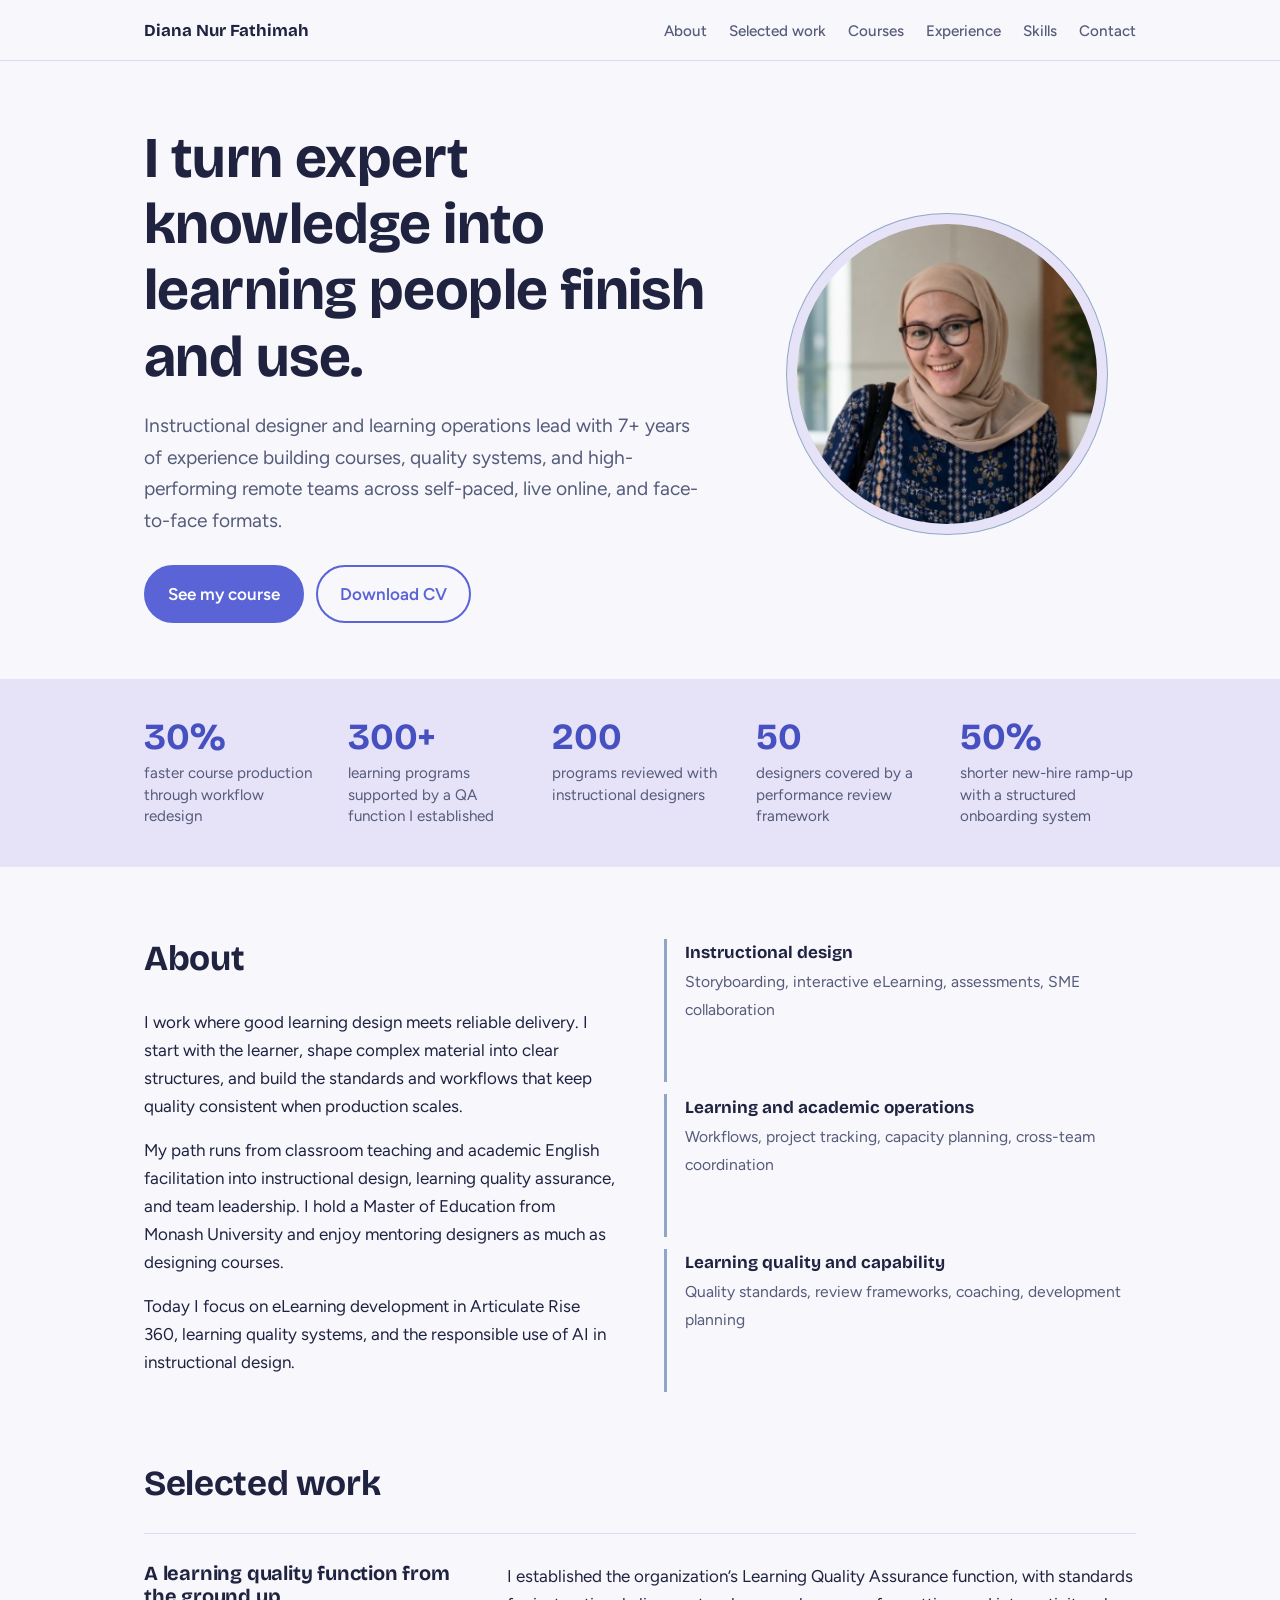
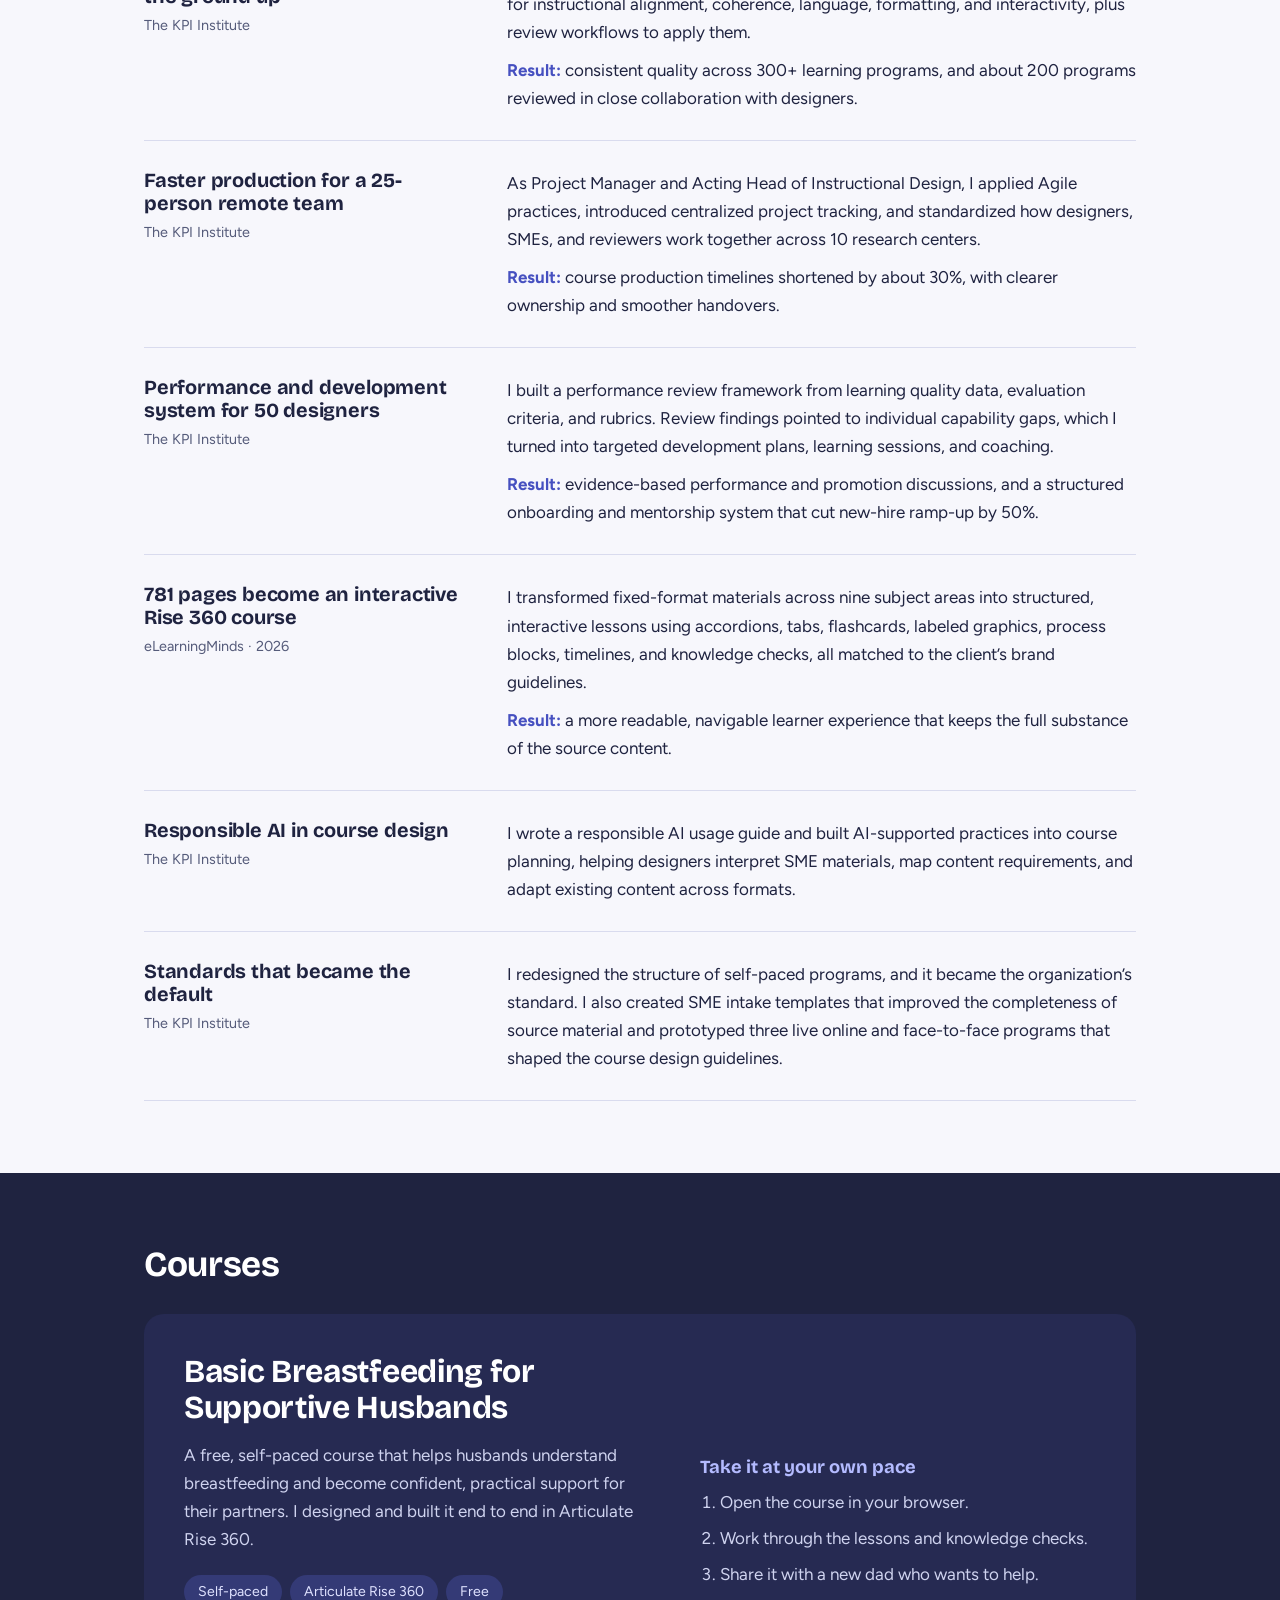
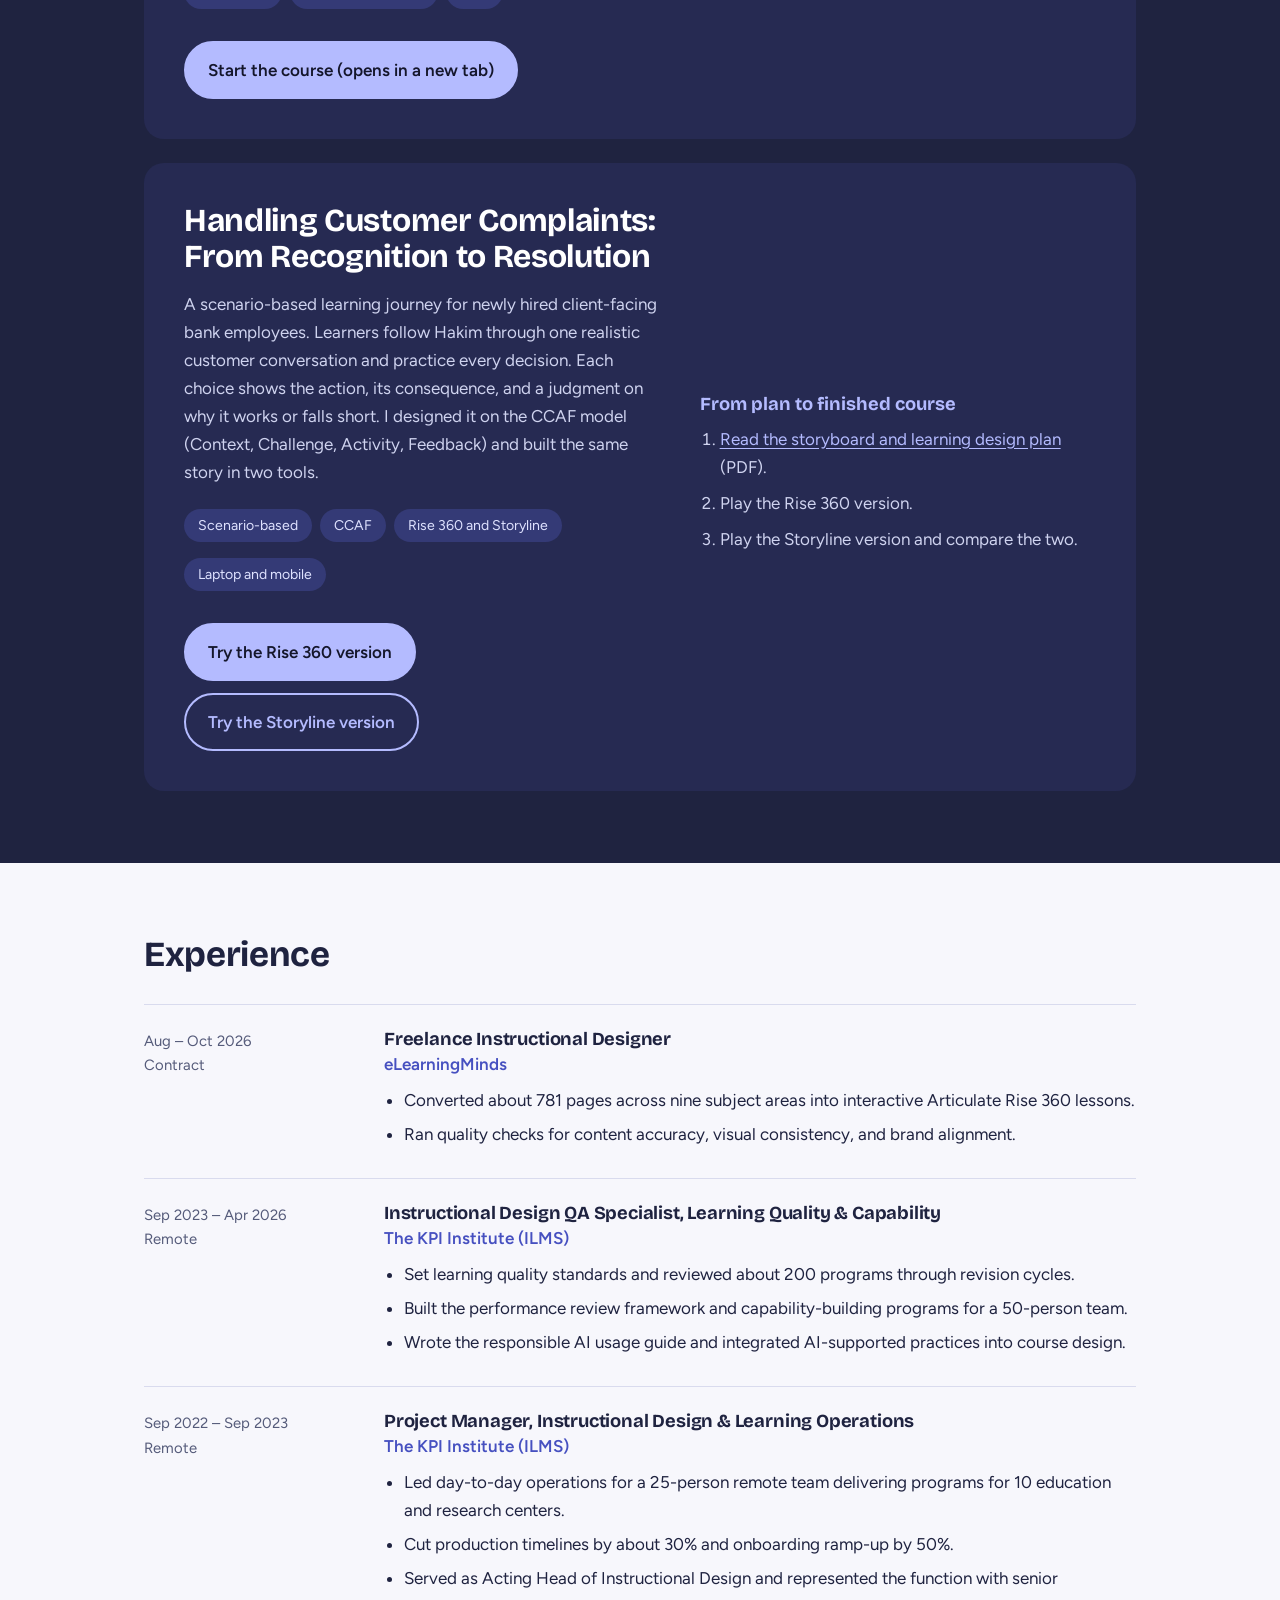
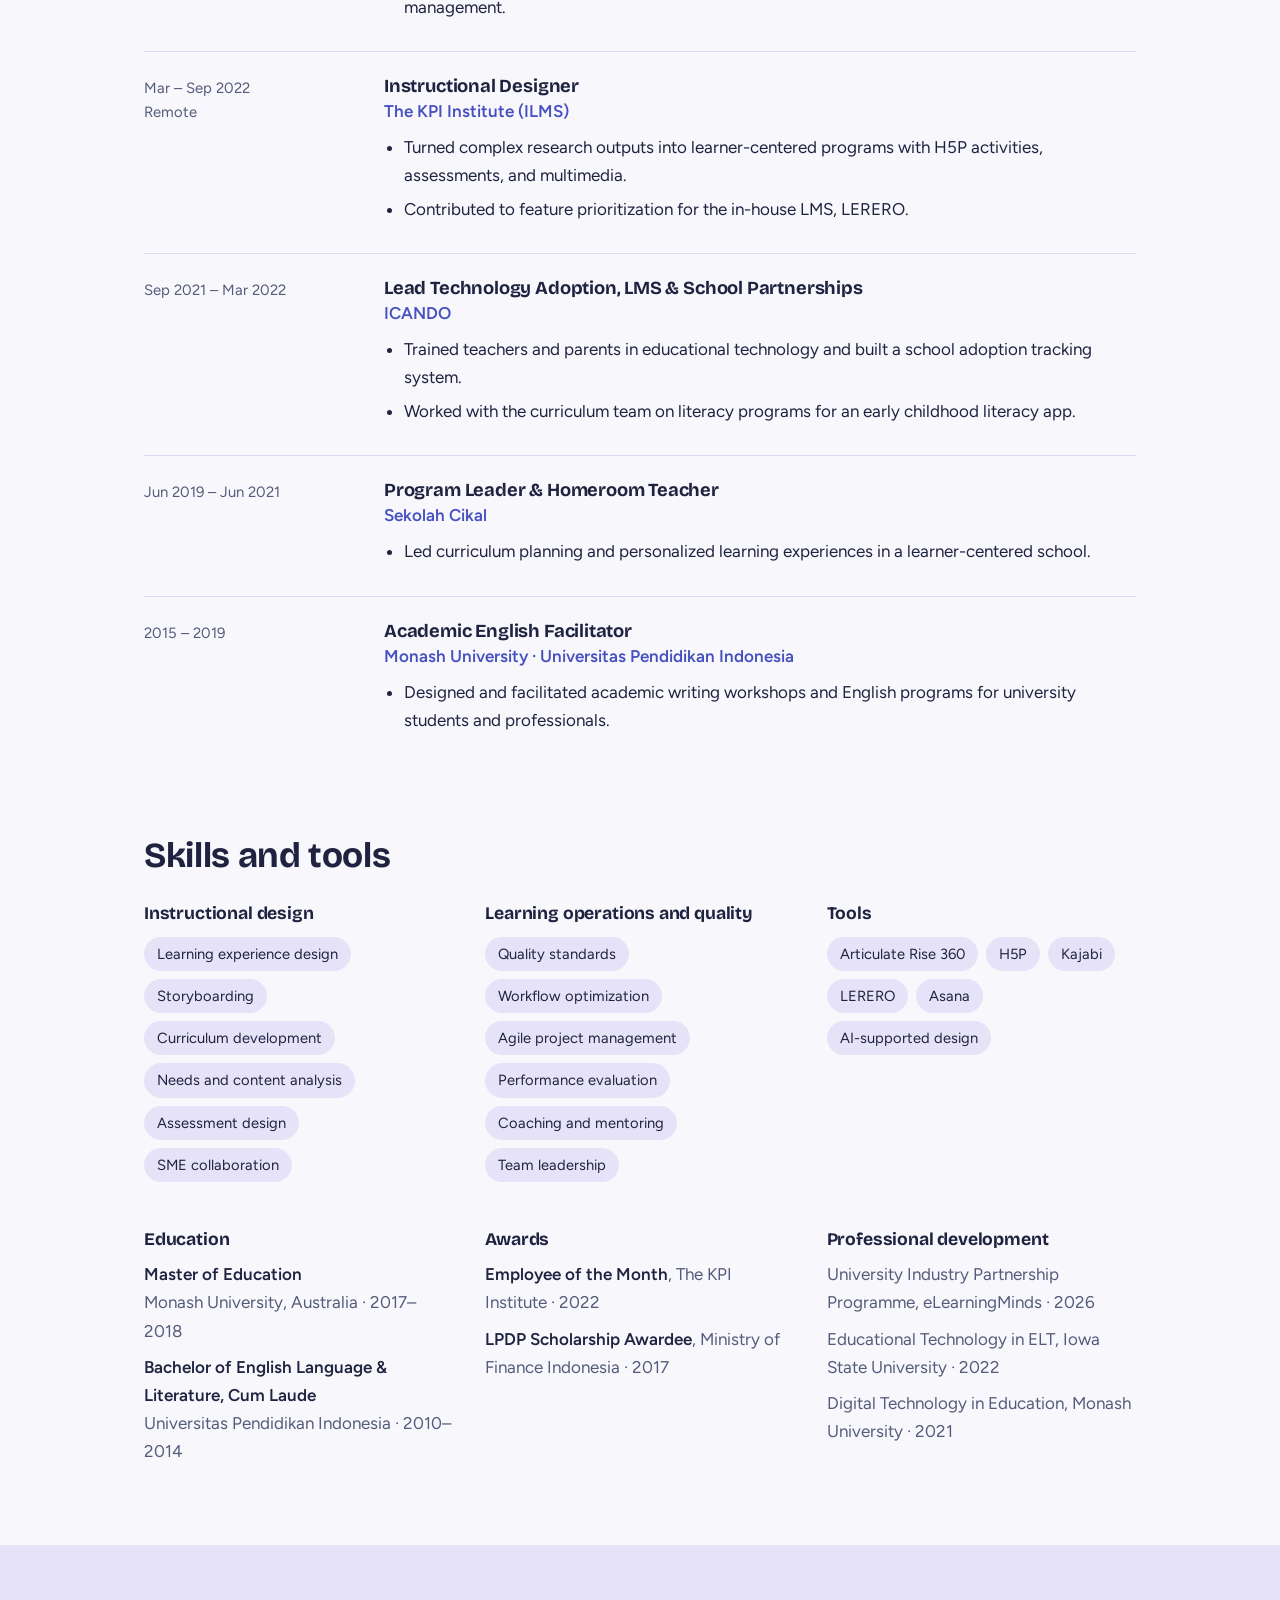
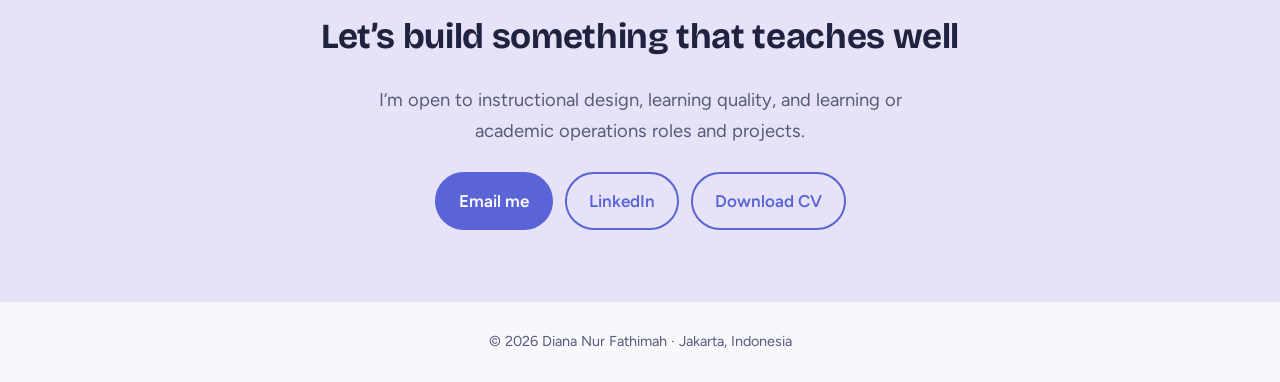
<file: index.html>
<!DOCTYPE html>
<html lang="en">
<head>
<meta charset="utf-8">
<meta name="viewport" content="width=device-width, initial-scale=1">
<title>Diana Nur Fathimah | Instructional Design &amp; Learning Operations</title>
<meta name="description" content="Instructional designer and learning operations lead. Learning quality systems, eLearning development, and team capability building.">
<link rel="preconnect" href="https://fonts.googleapis.com">
<link rel="preconnect" href="https://fonts.gstatic.com" crossorigin>
<link href="https://fonts.googleapis.com/css2?family=Bricolage+Grotesque:opsz,wght@12..96,500;12..96,700&family=Figtree:wght@400;500;600&display=swap" rel="stylesheet">
<style>
:root{
  --ink:#1f2340; --muted:#555b7a; --paper:#f7f7fc; --surface:#ffffff;
  --lav:#e6e3f8; --peri:#5a64d6; --peri-d:#4650c0; --dusty:#8fa7c4; --line:#d9dbee;
  --on-peri:#ffffff;
  --head:"Bricolage Grotesque","Trebuchet MS",sans-serif;
  --body:"Figtree","Segoe UI",system-ui,sans-serif;
}
@media (prefers-color-scheme:dark){
  :root:not([data-theme="light"]){
    --ink:#eceefb; --muted:#aab0cf; --paper:#14162b; --surface:#1c1f3a;
    --lav:#262a52; --peri:#9aa3ff; --peri-d:#b4bbff; --dusty:#8fa7c4; --line:#2f3360;
    --on-peri:#14162b; color-scheme:dark;
  }
}
*{box-sizing:border-box}
html{scroll-behavior:smooth;scroll-padding-top:72px}
body{margin:0;background:var(--paper);color:var(--ink);font:400 1.0625rem/1.65 var(--body)}
a{color:var(--peri);text-underline-offset:3px}
a:focus-visible,.btn:focus-visible{outline:3px solid var(--peri);outline-offset:3px;border-radius:6px}
h1,h2,h3{font-family:var(--head);line-height:1.15;margin:0;letter-spacing:-.01em}
.wrap{max-width:1040px;margin:0 auto;padding:0 24px}
section{padding:72px 0}
h2{font-size:clamp(1.7rem,3.4vw,2.2rem);margin-bottom:28px}

/* nav */
nav{position:sticky;top:0;z-index:5;background:color-mix(in srgb,var(--paper) 88%,transparent);backdrop-filter:blur(8px);border-bottom:1px solid var(--line)}
nav .wrap{display:flex;align-items:center;justify-content:space-between;height:60px;gap:16px}
nav .name{font:700 1.05rem var(--head);color:var(--ink);text-decoration:none}
nav ul{display:flex;gap:22px;list-style:none;margin:0;padding:0;overflow-x:auto}
nav li a{color:var(--muted);text-decoration:none;font-weight:500;font-size:.95rem;white-space:nowrap}
nav li a:hover{color:var(--peri)}

/* hero */
.hero{padding:64px 0 56px}
.hero .wrap{display:grid;grid-template-columns:1.5fr 1fr;gap:48px;align-items:center}
.hero h1{font-size:clamp(2.2rem,5.2vw,3.6rem);margin-bottom:20px}
.hero p.lead{font-size:1.2rem;color:var(--muted);max-width:34em;margin:0 0 28px}
.cta{display:flex;flex-wrap:wrap;gap:12px}
.btn{display:inline-block;padding:13px 22px;border-radius:999px;font-weight:600;text-decoration:none;border:2px solid var(--peri);transition:transform .15s,background .15s}
.btn.primary{background:var(--peri);color:var(--on-peri)}
.btn.primary:hover{background:var(--peri-d);border-color:var(--peri-d);transform:translateY(-2px)}
.btn.ghost{color:var(--peri)}
.btn.ghost:hover{background:var(--lav)}
.photo{justify-self:center;width:min(300px,70vw);aspect-ratio:1;border-radius:50%;overflow:hidden;box-shadow:0 0 0 10px var(--lav),0 0 0 11px var(--dusty);background:var(--lav)}
.photo img{width:100%;height:100%;object-fit:cover;transform:scale(1.1);display:block}
.hero .wrap>*{animation:rise .7s ease both}
.hero .photo{animation-delay:.15s}
@keyframes rise{from{opacity:0;transform:translateY(14px)}to{opacity:1;transform:none}}

/* results strip */
.results{background:var(--lav);padding:40px 0}
.results ul{list-style:none;margin:0;padding:0;display:grid;grid-template-columns:repeat(auto-fit,minmax(150px,1fr));gap:28px}
.results strong{display:block;font:700 2.3rem/1 var(--head);color:var(--peri-d)}
.results span{display:block;margin-top:8px;font-size:.95rem;color:var(--muted);line-height:1.4}

/* about */
.about{display:grid;grid-template-columns:1fr 1fr;gap:48px}
.about p{margin:0 0 16px}
.focus{margin:0;padding:0;list-style:none;display:grid;gap:12px}
.focus li{padding-left:18px;border-left:3px solid var(--dusty)}
.focus b{display:block;font-family:var(--head)}
.focus span{color:var(--muted);font-size:.98rem}

/* work */
.case{display:grid;grid-template-columns:1fr 2fr;gap:12px 48px;padding:28px 0;border-top:1px solid var(--line)}
.case:last-child{border-bottom:1px solid var(--line)}
.case h3{font-size:1.25rem}
.case small{display:block;margin-top:6px;color:var(--muted);font-size:.9rem}
.case p{margin:0 0 10px}
.case p:last-child{margin:0}
.case b{color:var(--peri-d)}

/* courses */
.courses{background:var(--ink);color:#eceefb}
.courses h2{color:#fff}
.course{display:grid;grid-template-columns:1.2fr 1fr;gap:40px;align-items:center;background:#262a52;border-radius:20px;padding:40px}
.course h3{font-size:clamp(1.5rem,3vw,2rem);margin-bottom:14px;color:#fff}
.course p{margin:0 0 22px;color:#cfd3ef}
.tags{display:flex;flex-wrap:wrap;gap:8px;margin:0 0 24px;padding:0;list-style:none}
.tags li{padding:5px 14px;border-radius:999px;background:#343a76;color:#dfe2ff;font-size:.88rem}
.courses .btn.primary{background:#b4bbff;border-color:#b4bbff;color:#14162b}
.courses .btn.primary:hover{background:#fff;border-color:#fff}
.course .free{font:700 1.15rem var(--head);color:#b4bbff;margin-bottom:10px}
.course ol{margin:0;padding-left:20px;color:#cfd3ef}
.course li{margin-bottom:8px}


.course+.course{margin-top:24px}
.btns{display:flex;flex-wrap:wrap;gap:12px}
.courses .btn.ghost{color:#b4bbff;border-color:#b4bbff}
.courses .btn.ghost:hover{background:#343a76}
.course ol a{color:#b4bbff}

/* experience */
.job{display:grid;grid-template-columns:200px 1fr;gap:8px 40px;padding:24px 0;border-top:1px solid var(--line)}
.job .when{color:var(--muted);font-size:.93rem}
.job h3{font-size:1.15rem}
.job .org{color:var(--peri-d);font-weight:600;margin-bottom:8px}
.job ul{margin:0;padding-left:20px}
.job li{margin-bottom:6px}

/* skills */
.skills{display:grid;grid-template-columns:repeat(auto-fit,minmax(250px,1fr));gap:32px}
.skills h3{font-size:1.1rem;margin-bottom:12px}
.skills ul{margin:0;padding:0;list-style:none;display:flex;flex-wrap:wrap;gap:8px}
.skills li{padding:5px 13px;border-radius:999px;background:var(--lav);font-size:.92rem}
.edu{display:grid;grid-template-columns:repeat(auto-fit,minmax(260px,1fr));gap:32px;margin-top:48px}
.edu h3{font-size:1.1rem;margin-bottom:10px}
.edu p{margin:0 0 8px;color:var(--muted)}
.edu p b{color:var(--ink);font-weight:600}

/* contact */
.contact{text-align:center;background:var(--lav)}
.contact p{max-width:30em;margin:0 auto 26px;color:var(--muted);font-size:1.15rem}
.contact .cta{justify-content:center}
footer{padding:28px 0;text-align:center;color:var(--muted);font-size:.9rem}

@media (max-width:760px){
  section{padding:52px 0}
  .hero .wrap,.about,.course,.case,.job{grid-template-columns:1fr}
  .hero .wrap{gap:32px}
  .photo{order:-1;width:min(200px,60vw)}
  .course{padding:26px}
  nav .name{display:none}
}
@media (prefers-reduced-motion:reduce){
  html{scroll-behavior:auto}
  .hero .wrap>*{animation:none}
  .btn{transition:none}
}
</style>
</head>
<body>

<nav aria-label="Main">
  <div class="wrap">
    <a class="name" href="#top">Diana Nur Fathimah</a>
    <ul>
      <li><a href="#about">About</a></li>
      <li><a href="#work">Selected work</a></li>
      <li><a href="#courses">Courses</a></li>
      <li><a href="#experience">Experience</a></li>
      <li><a href="#skills">Skills</a></li>
      <li><a href="#contact">Contact</a></li>
    </ul>
  </div>
</nav>

<header class="hero" id="top">
  <div class="wrap">
    <div>
      <h1>I turn expert knowledge into learning people finish and use.</h1>
      <p class="lead">Instructional designer and learning operations lead with 7+ years of experience building courses, quality systems, and high-performing remote teams across self-paced, live online, and face-to-face formats.</p>
      <div class="cta">
        <a class="btn primary" href="#courses">See my course</a>
        <a class="btn ghost" href="Diana_Nur_Fathimah_CV.pdf" download>Download CV</a>
      </div>
    </div>
    <div class="photo"><img src="diana.png" alt="Portrait of Diana Nur Fathimah" width="300" height="300"></div>
  </div>
</header>

<div class="results" aria-label="Impact highlights">
  <div class="wrap">
    <ul>
      <li><strong>30%</strong><span>faster course production through workflow redesign</span></li>
      <li><strong>300+</strong><span>learning programs supported by a QA function I established</span></li>
      <li><strong>200</strong><span>programs reviewed with instructional designers</span></li>
      <li><strong>50</strong><span>designers covered by a performance review framework</span></li>
      <li><strong>50%</strong><span>shorter new-hire ramp-up with a structured onboarding system</span></li>
    </ul>
  </div>
</div>

<section id="about">
  <div class="wrap about">
    <div>
      <h2>About</h2>
      <p>I work where good learning design meets reliable delivery. I start with the learner, shape complex material into clear structures, and build the standards and workflows that keep quality consistent when production scales.</p>
      <p>My path runs from classroom teaching and academic English facilitation into instructional design, learning quality assurance, and team leadership. I hold a Master of Education from Monash University and enjoy mentoring designers as much as designing courses.</p>
      <p>Today I focus on eLearning development in Articulate Rise 360, learning quality systems, and the responsible use of AI in instructional design.</p>
    </div>
    <ul class="focus">
      <li><b>Instructional design</b><span>Storyboarding, interactive eLearning, assessments, SME collaboration</span></li>
      <li><b>Learning and academic operations</b><span>Workflows, project tracking, capacity planning, cross-team coordination</span></li>
      <li><b>Learning quality and capability</b><span>Quality standards, review frameworks, coaching, development planning</span></li>
    </ul>
  </div>
</section>

<section id="work" style="padding-top:0">
  <div class="wrap">
    <h2>Selected work</h2>
    <article class="case">
      <div><h3>A learning quality function from the ground up</h3><small>The KPI Institute</small></div>
      <div>
        <p>I established the organization’s Learning Quality Assurance function, with standards for instructional alignment, coherence, language, formatting, and interactivity, plus review workflows to apply them.</p>
        <p><b>Result:</b> consistent quality across 300+ learning programs, and about 200 programs reviewed in close collaboration with designers.</p>
      </div>
    </article>
    <article class="case">
      <div><h3>Faster production for a 25-person remote team</h3><small>The KPI Institute</small></div>
      <div>
        <p>As Project Manager and Acting Head of Instructional Design, I applied Agile practices, introduced centralized project tracking, and standardized how designers, SMEs, and reviewers work together across 10 research centers.</p>
        <p><b>Result:</b> course production timelines shortened by about 30%, with clearer ownership and smoother handovers.</p>
      </div>
    </article>
    <article class="case">
      <div><h3>Performance and development system for 50 designers</h3><small>The KPI Institute</small></div>
      <div>
        <p>I built a performance review framework from learning quality data, evaluation criteria, and rubrics. Review findings pointed to individual capability gaps, which I turned into targeted development plans, learning sessions, and coaching.</p>
        <p><b>Result:</b> evidence-based performance and promotion discussions, and a structured onboarding and mentorship system that cut new-hire ramp-up by 50%.</p>
      </div>
    </article>
    <article class="case">
      <div><h3>781 pages become an interactive Rise 360 course</h3><small>eLearningMinds · 2026</small></div>
      <div>
        <p>I transformed fixed-format materials across nine subject areas into structured, interactive lessons using accordions, tabs, flashcards, labeled graphics, process blocks, timelines, and knowledge checks, all matched to the client’s brand guidelines.</p>
        <p><b>Result:</b> a more readable, navigable learner experience that keeps the full substance of the source content.</p>
      </div>
    </article>
    <article class="case">
      <div><h3>Responsible AI in course design</h3><small>The KPI Institute</small></div>
      <div>
        <p>I wrote a responsible AI usage guide and built AI-supported practices into course planning, helping designers interpret SME materials, map content requirements, and adapt existing content across formats.</p>
      </div>
    </article>
    <article class="case">
      <div><h3>Standards that became the default</h3><small>The KPI Institute</small></div>
      <div>
        <p>I redesigned the structure of self-paced programs, and it became the organization’s standard. I also created SME intake templates that improved the completeness of source material and prototyped three live online and face-to-face programs that shaped the course design guidelines.</p>
      </div>
    </article>
  </div>
</section>

<section class="courses" id="courses">
  <div class="wrap">
    <h2>Courses</h2>
    <div class="course">
      <div>
        <h3>Basic Breastfeeding for Supportive Husbands</h3>
        <p>A free, self-paced course that helps husbands understand breastfeeding and become confident, practical support for their partners. I designed and built it end to end in Articulate Rise 360.</p>
        <ul class="tags"><li>Self-paced</li><li>Articulate Rise 360</li><li>Free</li></ul>
        <a class="btn primary" href="https://diananfathimah-learning-specialist.github.io/Basic-Breastfeeding-for-Supportive-Husbands/" target="_blank" rel="noopener">Start the course (opens in a new tab)</a>
      </div>
      <div>
        <div class="free">Take it at your own pace</div>
        <ol>
          <li>Open the course in your browser.</li>
          <li>Work through the lessons and knowledge checks.</li>
          <li>Share it with a new dad who wants to help.</li>
        </ol>
      </div>
    </div>
    <div class="course">
      <div>
        <h3>Handling Customer Complaints: From Recognition to Resolution</h3>
        <p>A scenario-based learning journey for newly hired client-facing bank employees. Learners follow Hakim through one realistic customer conversation and practice every decision. Each choice shows the action, its consequence, and a judgment on why it works or falls short. I designed it on the CCAF model (Context, Challenge, Activity, Feedback) and built the same story in two tools.</p>
        <ul class="tags"><li>Scenario-based</li><li>CCAF</li><li>Rise 360 and Storyline</li><li>Laptop and mobile</li></ul>
        <div class="btns">
          <a class="btn primary" href="complaints-rise/complaints-rise/index.html" target="_blank" rel="noopener">Try the Rise 360 version</a>
          <a class="btn ghost" href="complaints-storyline/complaints-storyline/story.html" target="_blank" rel="noopener">Try the Storyline version</a>
        </div>
      </div>
      <div>
        <div class="free">From plan to finished course</div>
        <ol>
          <li><a href="CCAF_Storyboard_Diana_Nur_Fathimah.pdf" target="_blank" rel="noopener">Read the storyboard and learning design plan</a> (PDF).</li>
          <li>Play the Rise 360 version.</li>
          <li>Play the Storyline version and compare the two.</li>
        </ol>
      </div>
    </div>
  </div>
</section>

<section id="experience">
  <div class="wrap">
    <h2>Experience</h2>

    <div class="job">
      <div class="when">Aug – Oct 2026<br>Contract</div>
      <div><h3>Freelance Instructional Designer</h3><div class="org">eLearningMinds</div>
        <ul><li>Converted about 781 pages across nine subject areas into interactive Articulate Rise 360 lessons.</li><li>Ran quality checks for content accuracy, visual consistency, and brand alignment.</li></ul></div>
    </div>

    <div class="job">
      <div class="when">Sep 2023 – Apr 2026<br>Remote</div>
      <div><h3>Instructional Design QA Specialist, Learning Quality &amp; Capability</h3><div class="org">The KPI Institute (ILMS)</div>
        <ul><li>Set learning quality standards and reviewed about 200 programs through revision cycles.</li><li>Built the performance review framework and capability-building programs for a 50-person team.</li><li>Wrote the responsible AI usage guide and integrated AI-supported practices into course design.</li></ul></div>
    </div>

    <div class="job">
      <div class="when">Sep 2022 – Sep 2023<br>Remote</div>
      <div><h3>Project Manager, Instructional Design &amp; Learning Operations</h3><div class="org">The KPI Institute (ILMS)</div>
        <ul><li>Led day-to-day operations for a 25-person remote team delivering programs for 10 education and research centers.</li><li>Cut production timelines by about 30% and onboarding ramp-up by 50%.</li><li>Served as Acting Head of Instructional Design and represented the function with senior management.</li></ul></div>
    </div>

    <div class="job">
      <div class="when">Mar – Sep 2022<br>Remote</div>
      <div><h3>Instructional Designer</h3><div class="org">The KPI Institute (ILMS)</div>
        <ul><li>Turned complex research outputs into learner-centered programs with H5P activities, assessments, and multimedia.</li><li>Contributed to feature prioritization for the in-house LMS, LERERO.</li></ul></div>
    </div>

    <div class="job">
      <div class="when">Sep 2021 – Mar 2022</div>
      <div><h3>Lead Technology Adoption, LMS &amp; School Partnerships</h3><div class="org">ICANDO</div>
        <ul><li>Trained teachers and parents in educational technology and built a school adoption tracking system.</li><li>Worked with the curriculum team on literacy programs for an early childhood literacy app.</li></ul></div>
    </div>

    <div class="job">
      <div class="when">Jun 2019 – Jun 2021</div>
      <div><h3>Program Leader &amp; Homeroom Teacher</h3><div class="org">Sekolah Cikal</div>
        <ul><li>Led curriculum planning and personalized learning experiences in a learner-centered school.</li></ul></div>
    </div>

    <div class="job">
      <div class="when">2015 – 2019</div>
      <div><h3>Academic English Facilitator</h3><div class="org">Monash University · Universitas Pendidikan Indonesia</div>
        <ul><li>Designed and facilitated academic writing workshops and English programs for university students and professionals.</li></ul></div>
    </div>
  </div>
</section>

<section id="skills" style="padding-top:0">
  <div class="wrap">
    <h2>Skills and tools</h2>
    <div class="skills">
      <div><h3>Instructional design</h3><ul><li>Learning experience design</li><li>Storyboarding</li><li>Curriculum development</li><li>Needs and content analysis</li><li>Assessment design</li><li>SME collaboration</li></ul></div>
      <div><h3>Learning operations and quality</h3><ul><li>Quality standards</li><li>Workflow optimization</li><li>Agile project management</li><li>Performance evaluation</li><li>Coaching and mentoring</li><li>Team leadership</li></ul></div>
      <div><h3>Tools</h3><ul><li>Articulate Rise 360</li><li>H5P</li><li>Kajabi</li><li>LERERO</li><li>Asana</li><li>AI-supported design</li></ul></div>
    </div>
    <div class="edu">
      <div><h3>Education</h3>
        <p><b>Master of Education</b><br>Monash University, Australia · 2017–2018</p>
        <p><b>Bachelor of English Language &amp; Literature, Cum Laude</b><br>Universitas Pendidikan Indonesia · 2010–2014</p></div>
      <div><h3>Awards</h3>
        <p><b>Employee of the Month</b>, The KPI Institute · 2022</p>
        <p><b>LPDP Scholarship Awardee</b>, Ministry of Finance Indonesia · 2017</p></div>
      <div><h3>Professional development</h3>
        <p>University Industry Partnership Programme, eLearningMinds · 2026</p>
        <p>Educational Technology in ELT, Iowa State University · 2022</p>
        <p>Digital Technology in Education, Monash University · 2021</p></div>
    </div>
  </div>
</section>

<section class="contact" id="contact">
  <div class="wrap">
    <h2>Let’s build something that teaches well</h2>
    <p>I’m open to instructional design, learning quality, and learning or academic operations roles and projects.</p>
    <div class="cta">
      <a class="btn primary" href="mailto:diana.n.fathimah@gmail.com">Email me</a>
      <a class="btn ghost" href="https://www.linkedin.com/in/diana-nur-fathimah" target="_blank" rel="noopener">LinkedIn</a>
      <a class="btn ghost" href="Diana_Nur_Fathimah_CV.pdf" download>Download CV</a>
    </div>
  </div>
</section>

<footer>© 2026 Diana Nur Fathimah · Jakarta, Indonesia</footer>

</body>
</html>
</file>
